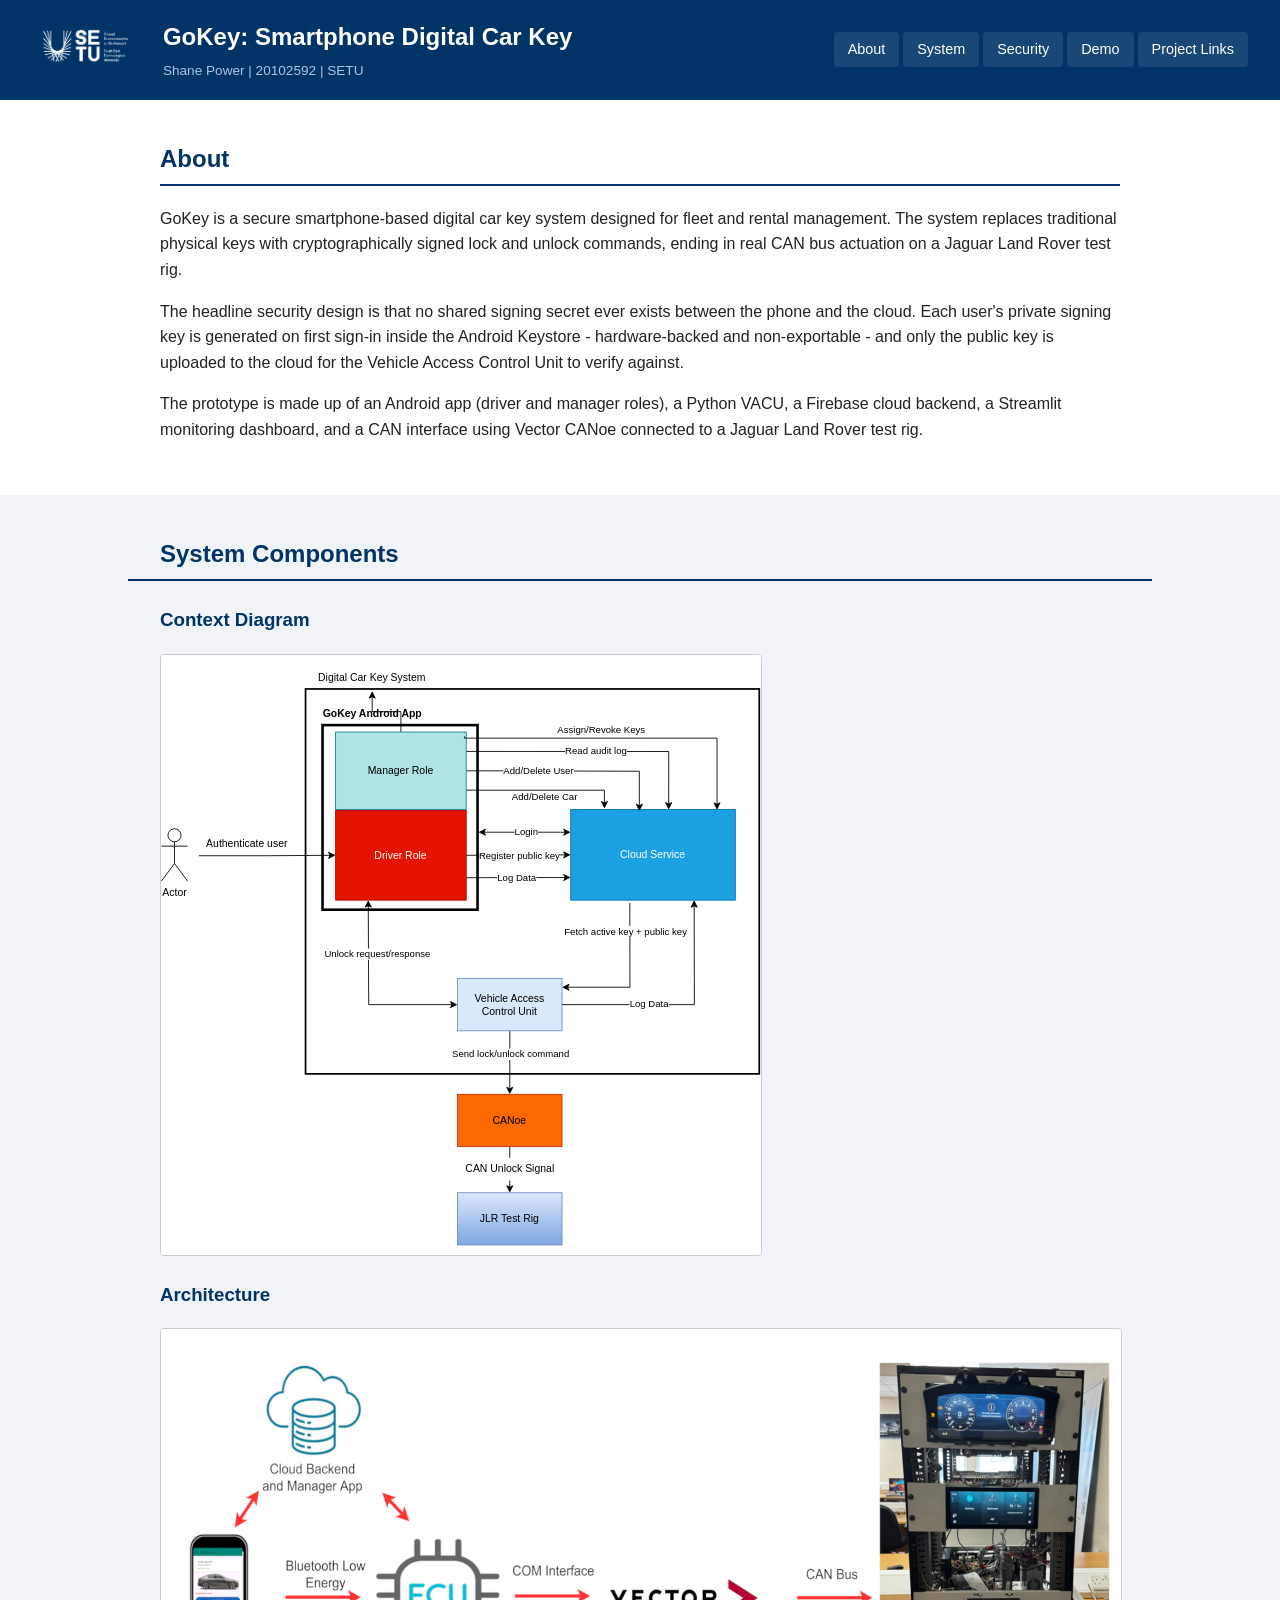
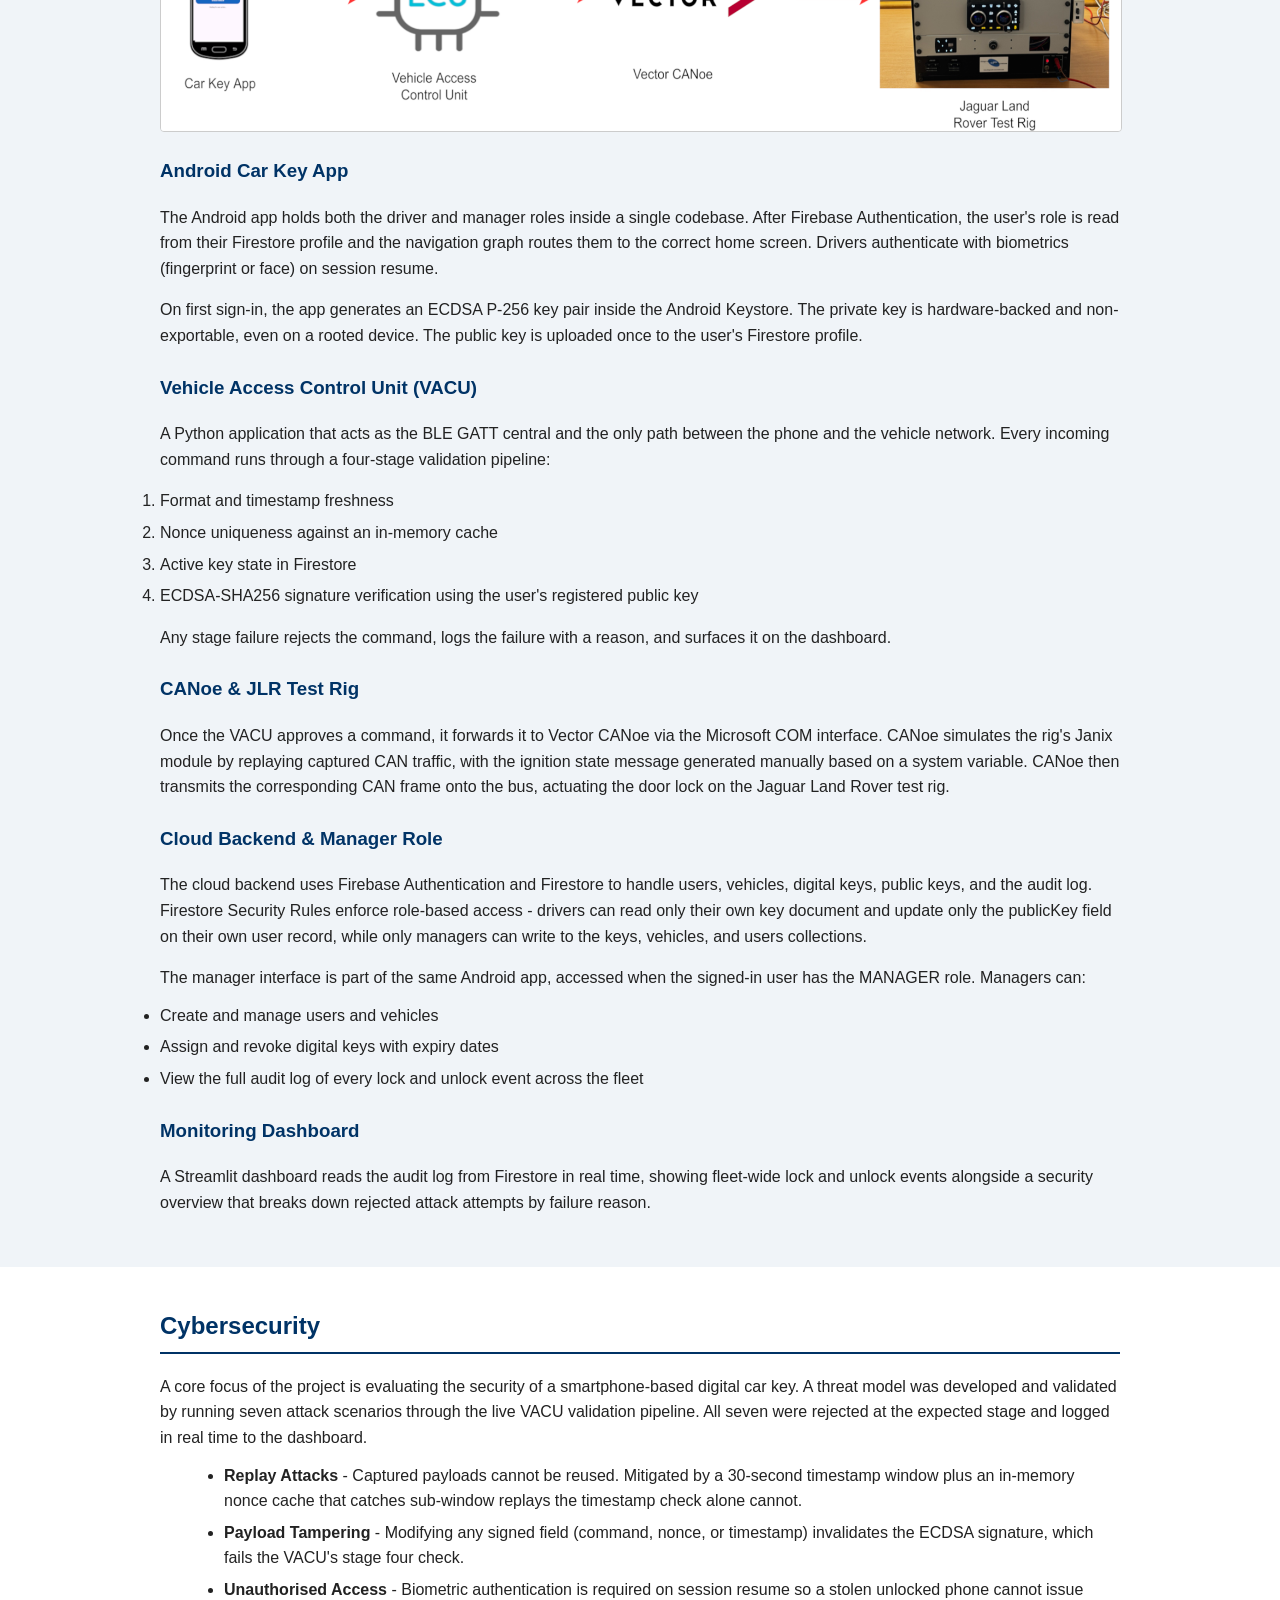
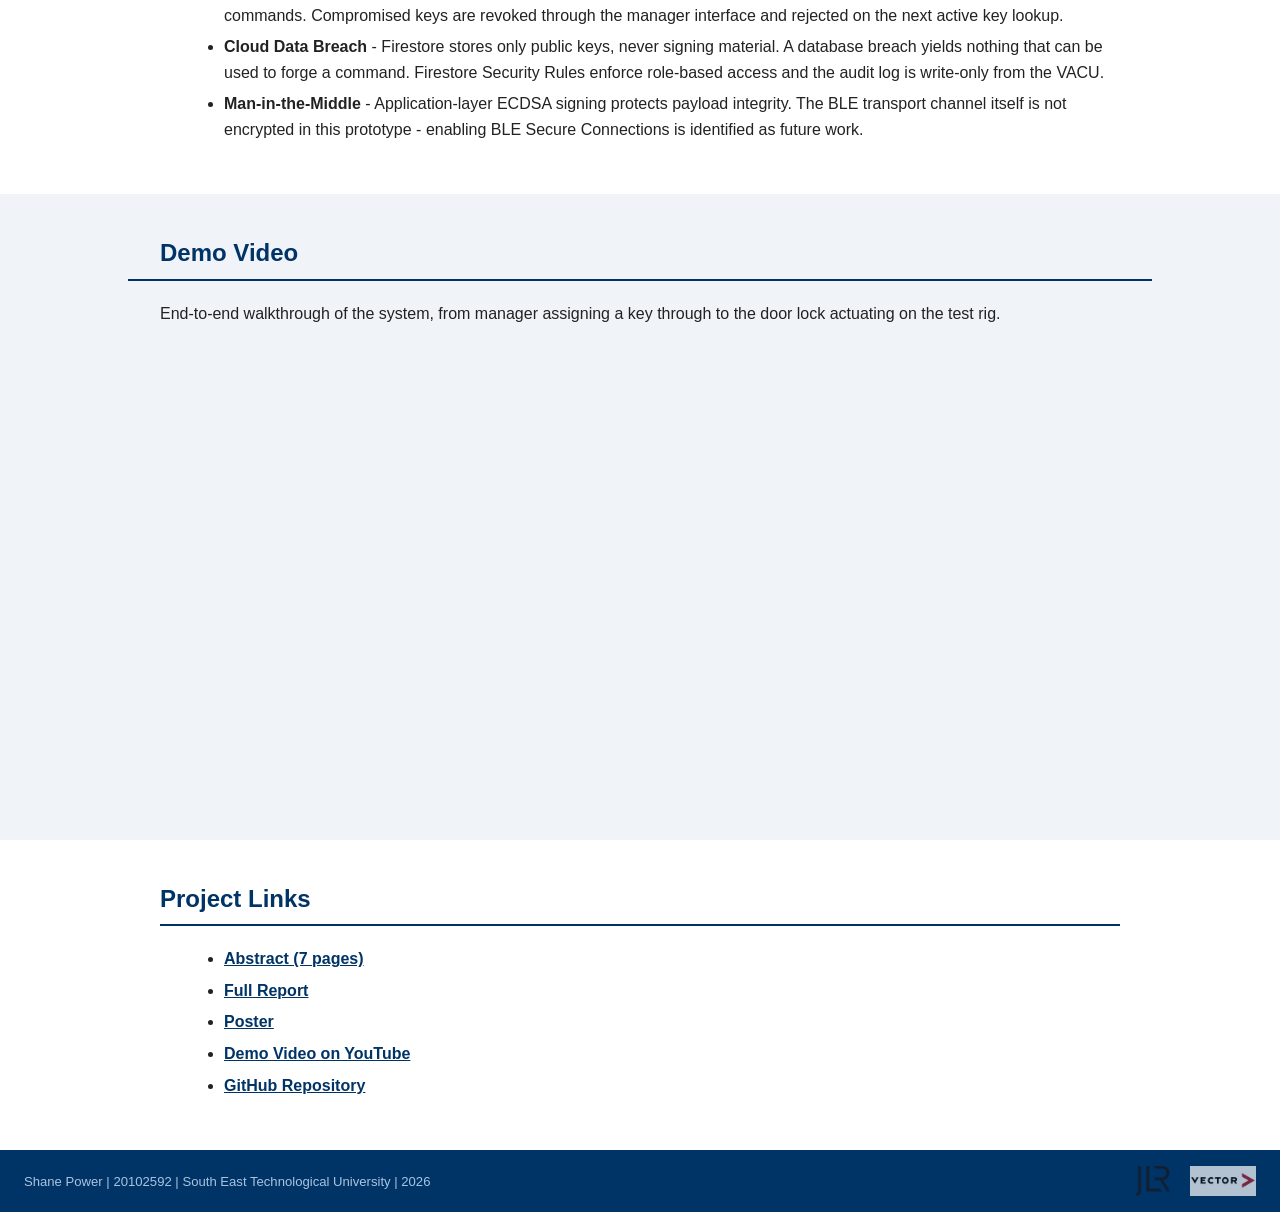
<file: index.html>
<!DOCTYPE html>
<html lang="en">
<head>
    <meta charset="UTF-8">
    <meta name="viewport" content="width=device-width, initial-scale=1.0">
    <title>GoKey - Smartphone Digital Car Key | Shane Power</title>
    <link rel="stylesheet" href="styles.css">
</head>
<body>

    <header>
        <div class="header-logos">
            <img src="poster/SETU-logo.png" alt="SETU Logo">
        </div>
        <div class="header-text">
            <h1>GoKey: Smartphone Digital Car Key</h1>
            <p>Shane Power | 20102592 | SETU</p>
        </div>
        <nav>
            <a href="#about">About</a>
            <a href="#system">System</a>
            <a href="#security">Security</a>
            <a href="#video">Demo</a>
            <a href="#links">Project Links</a>
        </nav>
    </header>

    <main>

        <section id="about">
            <h2>About</h2>
            <p>
                GoKey is a secure smartphone-based digital car key system designed for fleet and rental
                management. The system replaces traditional physical keys with cryptographically signed
                lock and unlock commands, ending in real CAN bus actuation on a Jaguar Land Rover test rig.
            </p>
            <p>
                The headline security design is that no shared signing secret ever exists between the phone
                and the cloud. Each user's private signing key is generated on first sign-in inside the
                Android Keystore - hardware-backed and non-exportable - and only the public key is uploaded
                to the cloud for the Vehicle Access Control Unit to verify against.
            </p>
            <p>
                The prototype is made up of an Android app (driver and manager roles), a Python VACU, a
                Firebase cloud backend, a Streamlit monitoring dashboard, and a CAN interface using Vector
                CANoe connected to a Jaguar Land Rover test rig.
            </p>
        </section>

        <section id="system" class="alt-bg">
            <h2>System Components</h2>

            <h3>Context Diagram</h3>
            <div class="diagram-container">
                <img src="poster/system context diagram.svg" width="600" height="600" alt="System Context Diagram" class="diagram">
            </div>

            <h3>Architecture</h3>
            <div class="diagram-container">
                <img src="poster/architecture.png" alt="System Architecture Diagram" class="diagram">
            </div>

            <h3>Android Car Key App</h3>
            <p>
                The Android app holds both the driver and manager roles inside a single codebase. After
                Firebase Authentication, the user's role is read from their Firestore profile and the
                navigation graph routes them to the correct home screen. Drivers authenticate with biometrics
                (fingerprint or face) on session resume.
            </p>
            <p>
                On first sign-in, the app generates an ECDSA P-256 key pair inside the Android Keystore.
                The private key is hardware-backed and non-exportable, even on a rooted device. The public
                key is uploaded once to the user's Firestore profile.
            </p>

            <h3>Vehicle Access Control Unit (VACU)</h3>
            <p>
                A Python application that acts as the BLE GATT central and the only path between the phone
                and the vehicle network. Every incoming command runs through a four-stage validation pipeline:
            </p>
            <ol>
                <li>Format and timestamp freshness</li>
                <li>Nonce uniqueness against an in-memory cache</li>
                <li>Active key state in Firestore</li>
                <li>ECDSA-SHA256 signature verification using the user's registered public key</li>
            </ol>
            <p>
                Any stage failure rejects the command, logs the failure with a reason, and surfaces it on
                the dashboard.
            </p>

            <h3>CANoe &amp; JLR Test Rig</h3>
            <p>
                Once the VACU approves a command, it forwards it to Vector CANoe via the Microsoft COM
                interface. CANoe simulates the rig's Janix module by replaying captured CAN traffic, with
                the ignition state message generated manually based on a system variable. CANoe then
                transmits the corresponding CAN frame onto the bus, actuating the door lock on the Jaguar
                Land Rover test rig.
            </p>

            <h3>Cloud Backend &amp; Manager Role</h3>
            <p>
                The cloud backend uses Firebase Authentication and Firestore to handle users, vehicles,
                digital keys, public keys, and the audit log. Firestore Security Rules enforce role-based
                access - drivers can read only their own key document and update only the publicKey field
                on their own user record, while only managers can write to the keys, vehicles, and users
                collections.
            </p>
            <p>
                The manager interface is part of the same Android app, accessed when the signed-in user has
                the MANAGER role. Managers can:
            </p>
            <ul>
                <li>Create and manage users and vehicles</li>
                <li>Assign and revoke digital keys with expiry dates</li>
                <li>View the full audit log of every lock and unlock event across the fleet</li>
            </ul>

            <h3>Monitoring Dashboard</h3>
            <p>
                A Streamlit dashboard reads the audit log from Firestore in real time, showing fleet-wide
                lock and unlock events alongside a security overview that breaks down rejected attack
                attempts by failure reason.
            </p>
        </section>

        <section id="security">
            <h2>Cybersecurity</h2>
            <p>
                A core focus of the project is evaluating the security of a smartphone-based digital car
                key. A threat model was developed and validated by running seven attack scenarios through
                the live VACU validation pipeline. All seven were rejected at the expected stage and logged
                in real time to the dashboard.
            </p>
            <ul>
                <li><strong>Replay Attacks</strong> - Captured payloads cannot be reused. Mitigated by a 30-second timestamp window plus an in-memory nonce cache that catches sub-window replays the timestamp check alone cannot.</li>
                <li><strong>Payload Tampering</strong> - Modifying any signed field (command, nonce, or timestamp) invalidates the ECDSA signature, which fails the VACU's stage four check.</li>
                <li><strong>Unauthorised Access</strong> - Biometric authentication is required on session resume so a stolen unlocked phone cannot issue commands. Compromised keys are revoked through the manager interface and rejected on the next active key lookup.</li>
                <li><strong>Cloud Data Breach</strong> - Firestore stores only public keys, never signing material. A database breach yields nothing that can be used to forge a command. Firestore Security Rules enforce role-based access and the audit log is write-only from the VACU.</li>
                <li><strong>Man-in-the-Middle</strong> - Application-layer ECDSA signing protects payload integrity. The BLE transport channel itself is not encrypted in this prototype - enabling BLE Secure Connections is identified as future work.</li>
            </ul>
        </section>

        <section id="video" class="alt-bg">
            <h2>Demo Video</h2>
            <p>End-to-end walkthrough of the system, from manager assigning a key through to the door lock actuating on the test rig.</p>

               <div class="video-container">
<iframe src="https://www.youtube.com/embed/Fst6Dg-Wids" title="GoKey Demo" frameborder="0" allow="accelerometer; autoplay; clipboard-write; encrypted-media; gyroscope; picture-in-picture; web-share" allowfullscreen></iframe>
            </div>
        </section>

        <section id="links">
            <h2>Project Links</h2>
            <ul>
                <li><a href="docs/Abstract.pdf" target="_blank"> Abstract (7 pages)</a></li>
                <li><a href="docs/FYP Report 2.pdf" target="_blank">Full Report</a></li>
                <li><a href="poster/portrait.png" target="_blank">Poster</a></li>
                <li><a href="https://youtu.be/Fst6Dg-Wids" target="_blank">Demo Video on YouTube</a></li>
                <li><a href="https://github.com/shanepower22/car-key-app/" target="_blank">GitHub Repository</a></li>
            </ul>
        </section>

    </main>

    <footer>
        <p>Shane Power | 20102592 | South East Technological University | 2026</p>
        <div class="logos">
                <img src="poster/JLR_logo_2023.svg.png" alt="Jaguar Land Rover">
                <img src="poster/vectorlogo.png" alt="Vector">
            </div>
    </footer>

</body>
</html>
</file>
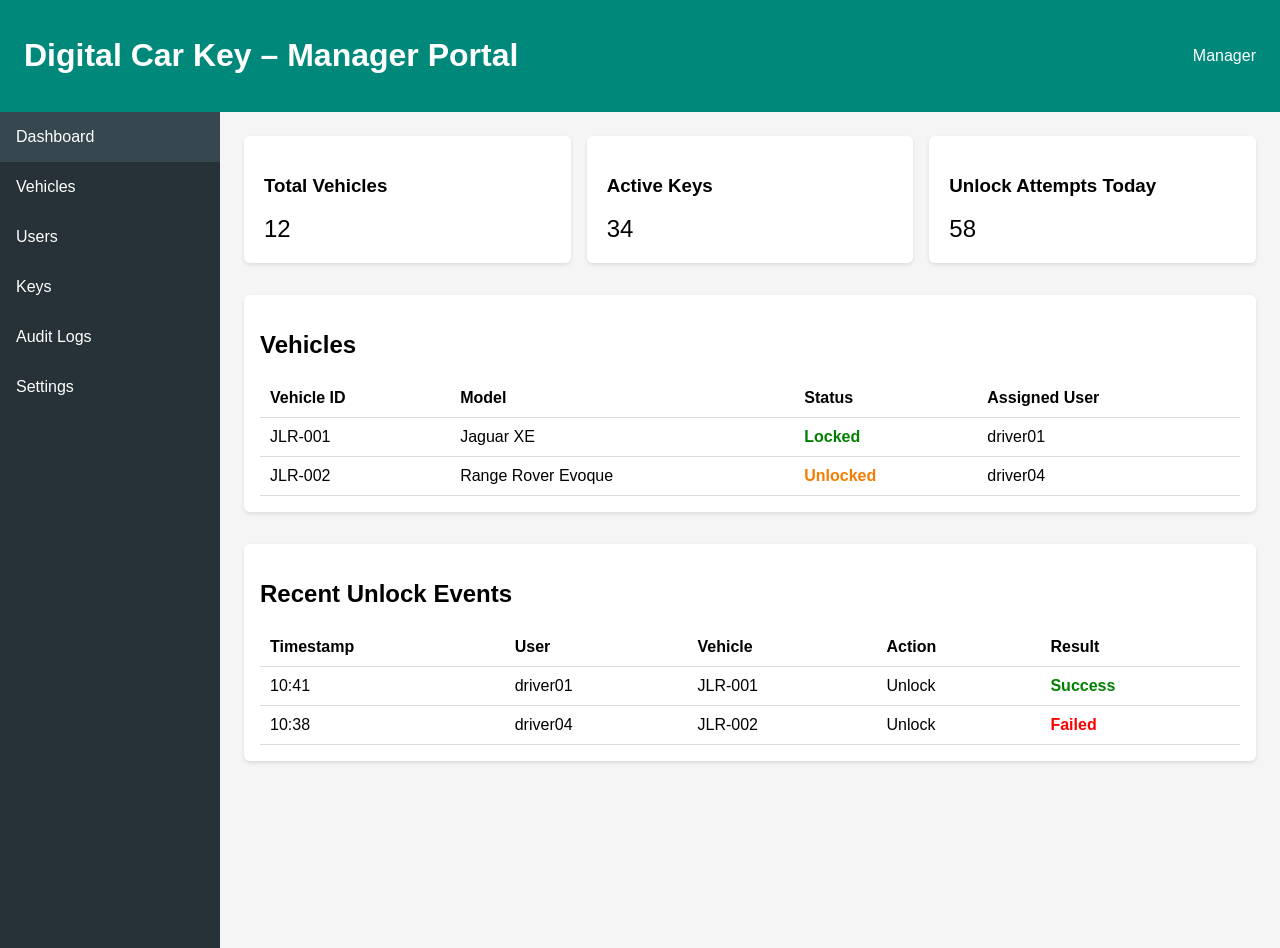
<file: BLE Python/index.html>
<!DOCTYPE html>
<html lang="en">
<head>
    <meta charset="UTF-8">
    <title>Digital Key Manager</title>
    <link rel="stylesheet" href="styles.css">
</head>
<body>

    <!-- Top Bar -->
    <header class="topbar">
        <h1>Digital Car Key – Manager Portal</h1>
        <span class="user">Manager</span>
    </header>

    <!-- Page Layout -->
    <div class="container">

        <!-- Sidebar -->
        <nav class="sidebar">
            <ul>
                <li class="active">Dashboard</li>
                <li>Vehicles</li>
                <li>Users</li>
                <li>Keys</li>
                <li>Audit Logs</li>
                <li>Settings</li>
            </ul>
        </nav>

        <!-- Main Content -->
        <main class="content">

            <!-- Overview Cards -->
            <section class="cards">
                <div class="card">
                    <h3>Total Vehicles</h3>
                    <p>12</p>
                </div>
                <div class="card">
                    <h3>Active Keys</h3>
                    <p>34</p>
                </div>
                <div class="card">
                    <h3>Unlock Attempts Today</h3>
                    <p>58</p>
                </div>
            </section>

            <!-- Vehicle Table -->
            <section class="table-section">
                <h2>Vehicles</h2>
                <table>
                    <thead>
                        <tr>
                            <th>Vehicle ID</th>
                            <th>Model</th>
                            <th>Status</th>
                            <th>Assigned User</th>
                        </tr>
                    </thead>
                    <tbody>
                        <tr>
                            <td>JLR-001</td>
                            <td>Jaguar XE</td>
                            <td class="ok">Locked</td>
                            <td>driver01</td>
                        </tr>
                        <tr>
                            <td>JLR-002</td>
                            <td>Range Rover Evoque</td>
                            <td class="warn">Unlocked</td>
                            <td>driver04</td>
                        </tr>
                    </tbody>
                </table>
            </section>

            <!-- Recent Events -->
            <section class="table-section">
                <h2>Recent Unlock Events</h2>
                <table>
                    <thead>
                        <tr>
                            <th>Timestamp</th>
                            <th>User</th>
                            <th>Vehicle</th>
                            <th>Action</th>
                            <th>Result</th>
                        </tr>
                    </thead>
                    <tbody>
                        <tr>
                            <td>10:41</td>
                            <td>driver01</td>
                            <td>JLR-001</td>
                            <td>Unlock</td>
                            <td class="ok">Success</td>
                        </tr>
                        <tr>
                            <td>10:38</td>
                            <td>driver04</td>
                            <td>JLR-002</td>
                            <td>Unlock</td>
                            <td class="fail">Failed</td>
                        </tr>
                    </tbody>
                </table>
            </section>

        </main>
    </div>

</body>
</html>
</file>
<file: styles.css>
/* ── Base ─────────────────────────────────────────────── */
body {
    font-family: Arial, sans-serif;
    margin: 0;
    padding: 0;
    line-height: 1.6;
    color: #222;
    background: #fff;
}

/* ── Header ──────────────────────────────────────────── */
header {
    background: #003366;
    color: #fff;
    padding: 16px 32px;
    display: flex;
    align-items: center;
    gap: 24px;
    flex-wrap: wrap;
}

.header-logos img {
    height: 60px;
    filter: brightness(0) invert(1);
}

.header-text {
    flex: 1;
}

.header-text h1 {
    margin: 0 0 4px 0;
    font-size: 1.5rem;
}

.header-text p {
    margin: 0;
    font-size: 0.85rem;
    color: #aac4e0;
}

nav {
    display: flex;
    gap: 4px;
    flex-wrap: wrap;
}

nav a {
    color: #fff;
    text-decoration: none;
    padding: 6px 14px;
    border-radius: 4px;
    font-size: 0.9rem;
    background: rgba(255,255,255,0.1);
}

nav a:hover {
    background: rgba(255,255,255,0.25);
}

/* ── Sections ─────────────────────────────────────────── */
main section {
    max-width: 960px;
    margin: 0 auto;
    padding: 40px 32px;
}

.alt-bg {
    background: #f0f4f8;
    max-width: 100% !important;
    padding: 40px 0;
}

.alt-bg > * {
    max-width: 960px;
    margin-left: auto;
    margin-right: auto;
    padding-left: 32px;
    padding-right: 32px;
}

.video-container {
    position: relative;
    max-width: 800px;
    margin: 16px auto 0;
    aspect-ratio: 16 / 9;
}

.video-container iframe {
    width: 100%;
    height: 100%;
    border: 0;
    border-radius: 4px;
}

h2 {
    color: #003366;
    border-bottom: 2px solid #003366;
    padding-bottom: 6px;
    margin-top: 0;
}

h3 {
    color: #003366;
    margin-top: 24px;
}

p {
    margin-bottom: 12px;
}

ul {
    margin: 8px 0 12px 24px;
}

li {
    margin-bottom: 6px;
}

/* ── Diagrams ─────────────────────────────────────────── */
.diagram {
    display: block;
    max-width: 100%;
    margin: 16px 0 24px 0;
    border: 1px solid #ccc;
    border-radius: 4px;
}

/* ── Partner Logos ───────────────────────────────────── */
.partner-logos {
    display: flex;
    align-items: center;
    gap: 32px;
    margin-top: 24px;
    flex-wrap: wrap;
}

.partner-logos img {
    height: 40px;
    object-fit: contain;
}

/* ── Links Section ───────────────────────────────────── */
#links a {
    color: #003366;
    font-weight: bold;
}

#links a:hover {
    color: #0055aa;
}

/* ── Footer ──────────────────────────────────────────── */
footer {
    background: #003366;
    color: #aac4e0;
    padding: 16px 24px;
    font-size: 0.82rem;
    display: flex;
    align-items: center;
    justify-content: space-between;
}

footer p {
    margin: 0;
}

footer .logos {
    display: flex;
    align-items: center;
    gap: 20px;
}

footer .logos img {
    height: 30px;
    object-fit: contain;
    opacity: 0.7;
}
</file>
<file: BLE Python/styles.css>
* {
    box-sizing: border-box;
    font-family: Arial, sans-serif;
}

body {
    margin: 0;
    background: #f5f5f5;
}

.topbar {
    background: #00897B;
    color: white;
    padding: 16px 24px;
    display: flex;
    justify-content: space-between;
    align-items: center;
}

.container {
    display: flex;
    height: calc(100vh - 64px);
}

.sidebar {
    width: 220px;
    background: #263238;
    color: white;
}

.sidebar ul {
    list-style: none;
    padding: 0;
    margin: 0;
}

.sidebar li {
    padding: 16px;
    cursor: pointer;
}

.sidebar li:hover,
.sidebar li.active {
    background: #37474F;
}

.content {
    flex: 1;
    padding: 24px;
    overflow-y: auto;
}

.cards {
    display: flex;
    gap: 16px;
    margin-bottom: 32px;
}

.card {
    background: white;
    padding: 20px;
    border-radius: 6px;
    flex: 1;
    box-shadow: 0 2px 4px rgba(0,0,0,0.1);
}

.card p {
    font-size: 24px;
    margin: 8px 0 0;
}

.table-section {
    background: white;
    padding: 16px;
    border-radius: 6px;
    margin-bottom: 32px;
    box-shadow: 0 2px 4px rgba(0,0,0,0.1);
}

table {
    width: 100%;
    border-collapse: collapse;
    margin-top: 12px;
}

th, td {
    padding: 10px;
    border-bottom: 1px solid #ddd;
    text-align: left;
}

.ok {
    color: green;
    font-weight: bold;
}

.warn {
    color: #f57c00;
    font-weight: bold;
}

.fail {
    color: red;
    font-weight: bold;
}
</file>
